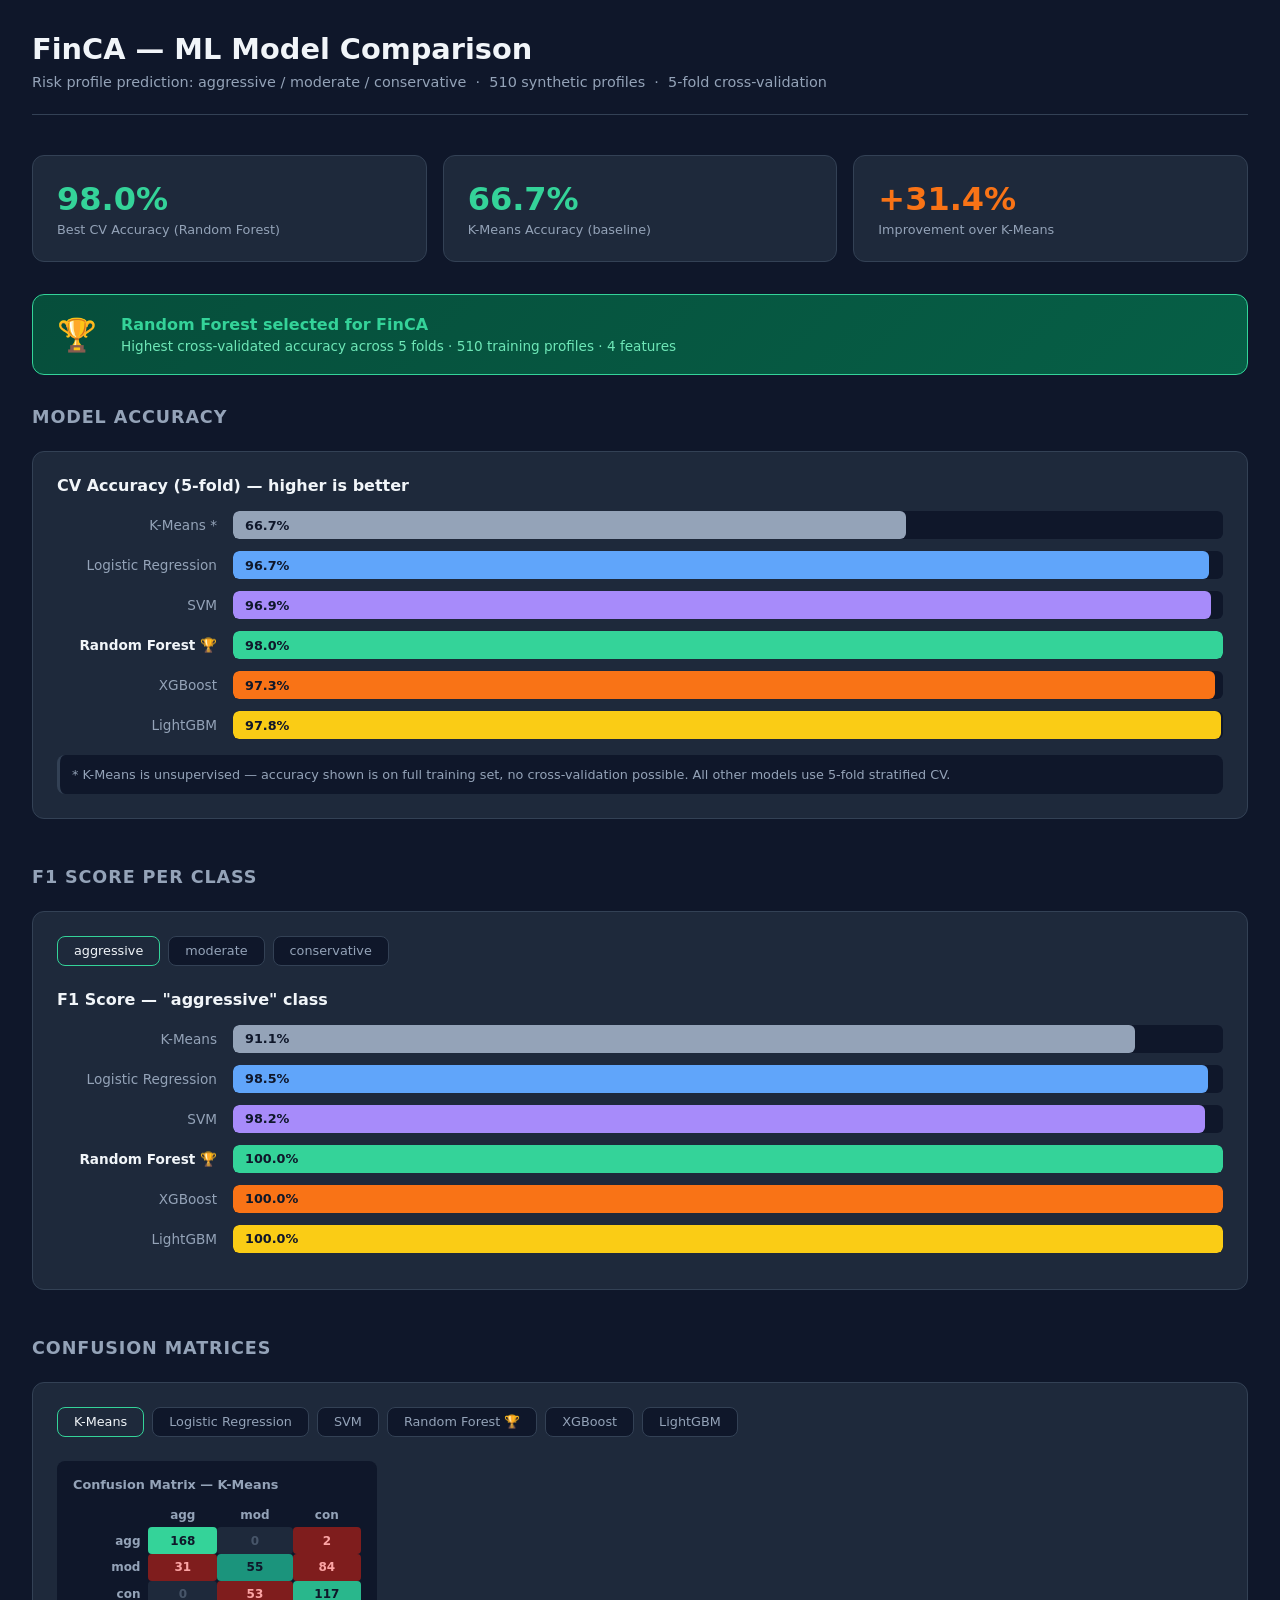
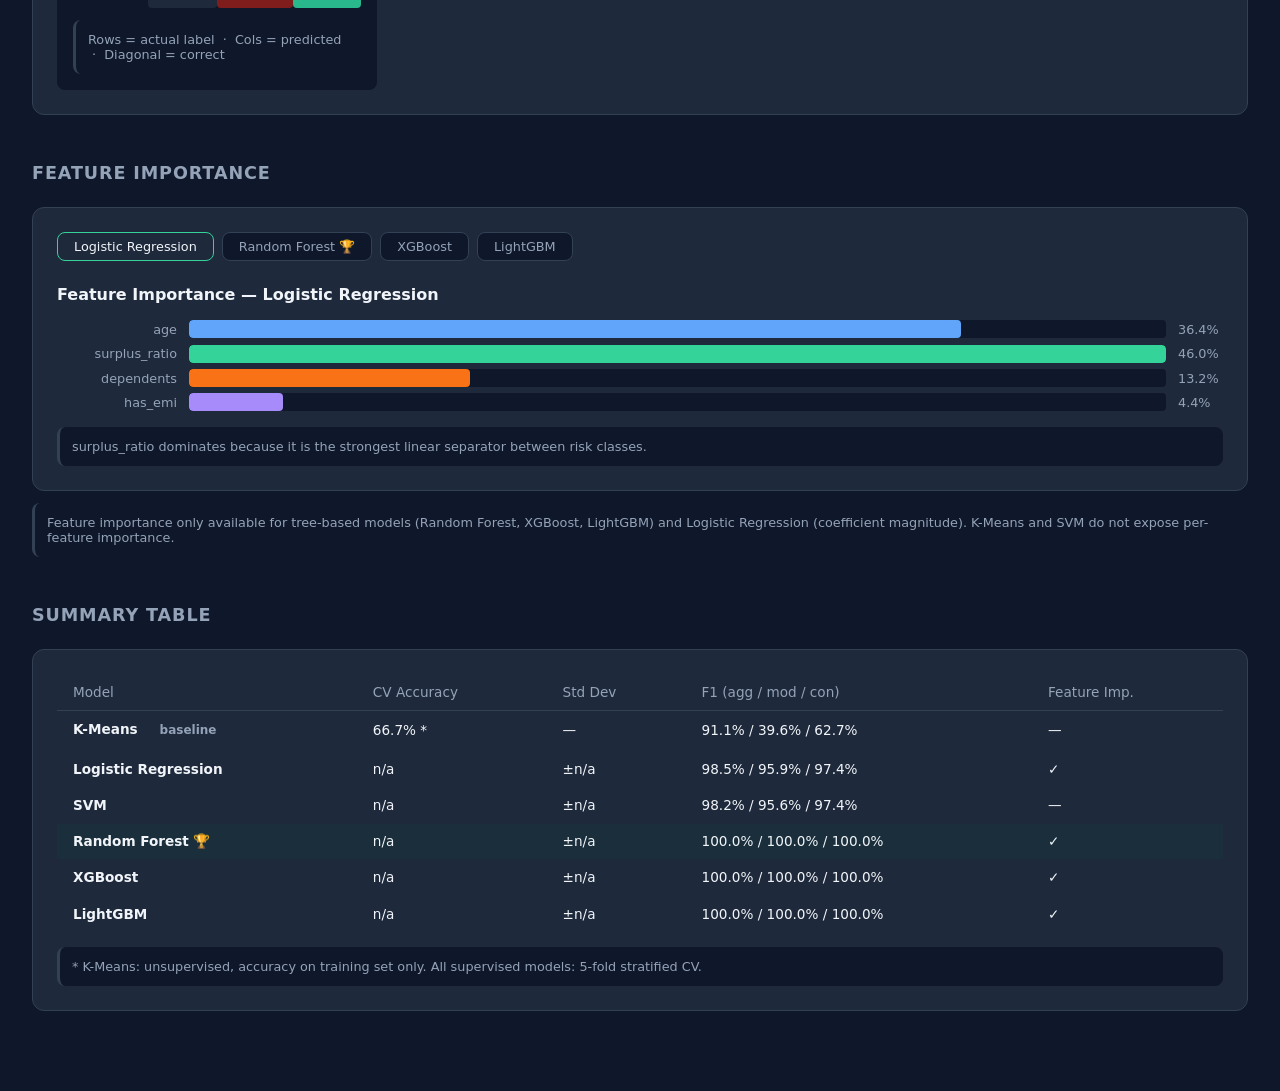
<file: comparison_report.html>
<!DOCTYPE html>
<html lang="en">
<head>
<meta charset="UTF-8">
<meta name="viewport" content="width=device-width, initial-scale=1.0">
<title>FinCA — ML Model Comparison Report</title>
<style>
  :root {
    --bg:       #0f172a;
    --surface:  #1e293b;
    --border:   #334155;
    --text:     #f1f5f9;
    --muted:    #94a3b8;
    --accent:   #34d399;
    --warn:     #f97316;
    --bad:      #f43f5e;
    --good:     #34d399;
  }
  * { box-sizing: border-box; margin: 0; padding: 0; }
  body { font-family: 'Segoe UI', system-ui, sans-serif; background: var(--bg); color: var(--text); min-height: 100vh; padding: 2rem; }
  h1 { font-size: 1.8rem; font-weight: 700; margin-bottom: .25rem; }
  h2 { font-size: 1.1rem; font-weight: 600; color: var(--muted); margin-bottom: 1.5rem; letter-spacing: .05em; text-transform: uppercase; }
  h3 { font-size: 1rem; font-weight: 600; margin-bottom: 1rem; }
  .header { margin-bottom: 2.5rem; border-bottom: 1px solid var(--border); padding-bottom: 1.5rem; }
  .subtitle { color: var(--muted); margin-top: .5rem; font-size: .9rem; }
  .grid-3 { display: grid; grid-template-columns: repeat(3, 1fr); gap: 1rem; margin-bottom: 2rem; }
  .grid-2 { display: grid; grid-template-columns: 1fr 1fr; gap: 1.5rem; margin-bottom: 2rem; }
  .card { background: var(--surface); border: 1px solid var(--border); border-radius: 12px; padding: 1.5rem; }
  .stat-val { font-size: 2rem; font-weight: 700; color: var(--accent); }
  .stat-label { font-size: .8rem; color: var(--muted); margin-top: .25rem; }
  .section { margin-bottom: 3rem; }
  .bar-row { display: flex; align-items: center; gap: 1rem; margin-bottom: .75rem; }
  .bar-label { width: 160px; font-size: .85rem; flex-shrink: 0; text-align: right; color: var(--muted); }
  .bar-label.best { color: var(--text); font-weight: 600; }
  .bar-track { flex: 1; background: #0f172a; border-radius: 6px; height: 28px; overflow: hidden; position: relative; }
  .bar-fill { height: 100%; border-radius: 6px; transition: width .6s ease; display: flex; align-items: center; padding-left: .75rem; font-size: .8rem; font-weight: 600; color: #0f172a; }
  .bar-val { width: 60px; font-size: .85rem; color: var(--muted); flex-shrink: 0; }
  .badge { display: inline-block; padding: .2rem .6rem; border-radius: 999px; font-size: .75rem; font-weight: 600; }
  .badge-green { background: #064e3b; color: var(--good); }
  .badge-gray  { background: #1e293b; color: var(--muted); }
  .cm-grid { display: grid; grid-template-columns: repeat(2, 1fr); gap: 1rem; }
  .cm-wrap { background: var(--bg); border-radius: 8px; padding: 1rem; }
  .cm-title { font-size: .8rem; color: var(--muted); margin-bottom: .75rem; font-weight: 600; }
  .cm-table { width: 100%; border-collapse: collapse; font-size: .75rem; }
  .cm-table th { color: var(--muted); padding: .3rem .5rem; text-align: center; }
  .cm-table td { text-align: center; padding: .4rem .5rem; border-radius: 4px; font-weight: 600; }
  .fi-bar-wrap { margin-bottom: 1.5rem; }
  .fi-title { font-size: .8rem; color: var(--muted); margin-bottom: .5rem; font-weight: 600; }
  .fi-row { display: flex; align-items: center; gap: .75rem; margin-bottom: .4rem; }
  .fi-label { width: 120px; font-size: .8rem; color: var(--muted); text-align: right; flex-shrink: 0; }
  .fi-track { flex: 1; background: #0f172a; border-radius: 4px; height: 18px; overflow: hidden; }
  .fi-fill  { height: 100%; border-radius: 4px; }
  .fi-val   { width: 45px; font-size: .8rem; color: var(--muted); }
  .tabs { display: flex; gap: .5rem; margin-bottom: 1.5rem; flex-wrap: wrap; }
  .tab { padding: .4rem 1rem; border-radius: 8px; font-size: .8rem; cursor: pointer; border: 1px solid var(--border); background: var(--bg); color: var(--muted); transition: all .2s; }
  .tab.active { background: var(--surface); color: var(--text); border-color: var(--accent); }
  .tab-panel { display: none; }
  .tab-panel.active { display: block; }
  .table { width: 100%; border-collapse: collapse; font-size: .85rem; }
  .table th { color: var(--muted); padding: .6rem 1rem; text-align: left; border-bottom: 1px solid var(--border); font-weight: 500; }
  .table td { padding: .6rem 1rem; border-bottom: 1px solid #1e293b; }
  .table tr:last-child td { border-bottom: none; }
  .highlight { background: #064e3b22; }
  .note { font-size: .8rem; color: var(--muted); margin-top: 1rem; padding: .75rem; background: var(--bg); border-radius: 8px; border-left: 3px solid var(--border); }
  .best-banner { background: linear-gradient(135deg, #064e3b, #065f46); border: 1px solid #34d399; border-radius: 12px; padding: 1.25rem 1.5rem; margin-bottom: 2rem; display: flex; align-items: center; gap: 1.5rem; }
  .best-banner .icon { font-size: 2rem; }
  .best-banner h3 { margin-bottom: .25rem; color: var(--good); }
  .best-banner p { font-size: .85rem; color: #6ee7b7; }
</style>
</head>
<body>

<div class="header">
  <h1>FinCA — ML Model Comparison</h1>
  <p class="subtitle">Risk profile prediction: aggressive / moderate / conservative &nbsp;·&nbsp; 510 synthetic profiles &nbsp;·&nbsp; 5-fold cross-validation</p>
</div>

<div id="app"></div>

<script>
const META    = {"best": "Random Forest", "best_cv": 0.9804, "kmeans_acc": 0.6667, "improvement": 0.3137, "n_samples": 510, "classes": ["aggressive", "moderate", "conservative"], "features": ["age", "surplus_ratio", "dependents", "has_emi"]};
const ACC     = [{"name": "K-Means", "val": 0.6667, "color": "#94a3b8"}, {"name": "Logistic Regression", "val": 0.9667, "color": "#60a5fa"}, {"name": "SVM", "val": 0.9686, "color": "#a78bfa"}, {"name": "Random Forest", "val": 0.9804, "color": "#34d399"}, {"name": "XGBoost", "val": 0.9725, "color": "#f97316"}, {"name": "LightGBM", "val": 0.9784, "color": "#facc15"}];
const F1DATA  = {"aggressive": [{"name": "K-Means", "val": 0.9106, "color": "#94a3b8"}, {"name": "Logistic Regression", "val": 0.9853, "color": "#60a5fa"}, {"name": "SVM", "val": 0.9821, "color": "#a78bfa"}, {"name": "Random Forest", "val": 1.0, "color": "#34d399"}, {"name": "XGBoost", "val": 1.0, "color": "#f97316"}, {"name": "LightGBM", "val": 1.0, "color": "#facc15"}], "moderate": [{"name": "K-Means", "val": 0.3957, "color": "#94a3b8"}, {"name": "Logistic Regression", "val": 0.9591, "color": "#60a5fa"}, {"name": "SVM", "val": 0.9563, "color": "#a78bfa"}, {"name": "Random Forest", "val": 1.0, "color": "#34d399"}, {"name": "XGBoost", "val": 1.0, "color": "#f97316"}, {"name": "LightGBM", "val": 1.0, "color": "#facc15"}], "conservative": [{"name": "K-Means", "val": 0.6273, "color": "#94a3b8"}, {"name": "Logistic Regression", "val": 0.9735, "color": "#60a5fa"}, {"name": "SVM", "val": 0.9736, "color": "#a78bfa"}, {"name": "Random Forest", "val": 1.0, "color": "#34d399"}, {"name": "XGBoost", "val": 1.0, "color": "#f97316"}, {"name": "LightGBM", "val": 1.0, "color": "#facc15"}]};
const CM      = {"K-Means": [[168, 0, 2], [31, 55, 84], [0, 53, 117]], "Logistic Regression": [[167, 3, 0], [2, 164, 4], [0, 5, 165]], "SVM": [[165, 5, 0], [1, 164, 5], [0, 4, 166]], "Random Forest": [[170, 0, 0], [0, 170, 0], [0, 0, 170]], "XGBoost": [[170, 0, 0], [0, 170, 0], [0, 0, 170]], "LightGBM": [[170, 0, 0], [0, 170, 0], [0, 0, 170]]};
const FI      = {"Logistic Regression": {"age": 0.3635, "surplus_ratio": 0.46, "dependents": 0.1324, "has_emi": 0.044}, "Random Forest": {"age": 0.3273, "surplus_ratio": 0.6034, "dependents": 0.0656, "has_emi": 0.0036}, "XGBoost": {"age": 0.2882, "surplus_ratio": 0.6181, "dependents": 0.0889, "has_emi": 0.0048}, "LightGBM": {"age": 2321.0, "surplus_ratio": 3408.0, "dependents": 548.0, "has_emi": 25.0}};
const CLASSES = META.classes;
const FEATURES= META.features;

const colors = {
  'K-Means':            '#94a3b8',
  'Logistic Regression':'#60a5fa',
  'SVM':                '#a78bfa',
  'Random Forest':      '#34d399',
  'XGBoost':            '#f97316',
  'LightGBM':           '#facc15',
};

function pct(v) { return v != null ? (v*100).toFixed(1)+'%' : 'n/a'; }

function heatColor(val, max) {
  const t = val / max;
  const r = Math.round(15  + t * (52  - 15));
  const g = Math.round(118 + t * (211 - 118));
  const b = Math.round(110 + t * (153 - 110));
  return `rgb(${r},${g},${b})`;
}

function renderStats() {
  return `
  <div class="grid-3">
    <div class="card">
      <div class="stat-val">${pct(META.best_cv)}</div>
      <div class="stat-label">Best CV Accuracy (${META.best})</div>
    </div>
    <div class="card">
      <div class="stat-val">${pct(META.kmeans_acc)}</div>
      <div class="stat-label">K-Means Accuracy (baseline)</div>
    </div>
    <div class="card">
      <div class="stat-val" style="color:#f97316">+${pct(META.improvement)}</div>
      <div class="stat-label">Improvement over K-Means</div>
    </div>
  </div>`;
}

function renderBanner() {
  return `
  <div class="best-banner">
    <div class="icon">🏆</div>
    <div>
      <h3>${META.best} selected for FinCA</h3>
      <p>Highest cross-validated accuracy across 5 folds · ${META.n_samples} training profiles · 4 features</p>
    </div>
  </div>`;
}

function renderAccChart() {
  const max = Math.max(...ACC.map(d => d.cv_mean ?? d.val));
  const rows = ACC.map(d => {
    const val  = d.cv_mean ?? d.val;
    const w    = (val / max * 100).toFixed(1);
    const best = d.name === META.best;
    const isKM = d.name === 'K-Means';
    return `
    <div class="bar-row">
      <div class="bar-label ${best ? 'best' : ''}">${d.name}${best ? ' 🏆' : ''}${isKM ? ' *' : ''}</div>
      <div class="bar-track">
        <div class="bar-fill" style="width:${w}%;background:${d.color}">${pct(val)}</div>
      </div>
    </div>`;
  }).join('');
  return `
  <div class="section">
    <h2>Model Accuracy</h2>
    <div class="card">
      <h3>CV Accuracy (5-fold) — higher is better</h3>
      ${rows}
      <p class="note">* K-Means is unsupervised — accuracy shown is on full training set, no cross-validation possible. All other models use 5-fold stratified CV.</p>
    </div>
  </div>`;
}

function renderF1() {
  const tabs = CLASSES.map((cls, i) =>
    `<div class="tab ${i===0?'active':''}" onclick="switchTab('f1','${cls}',${i})">${cls}</div>`
  ).join('');

  const panels = CLASSES.map((cls, i) => {
    const data = F1DATA[cls];
    const max  = Math.max(...data.map(d => d.val));
    const rows = data.map(d => {
      const w = (d.val / max * 100).toFixed(1);
      return `
      <div class="bar-row">
        <div class="bar-label ${d.name===META.best?'best':''}">${d.name}${d.name===META.best?' 🏆':''}</div>
        <div class="bar-track">
          <div class="bar-fill" style="width:${w}%;background:${d.color}">${pct(d.val)}</div>
        </div>
      </div>`;
    }).join('');
    return `<div class="tab-panel ${i===0?'active':''}" id="f1-${cls}">
      <h3>F1 Score — "${cls}" class</h3>
      ${rows}
    </div>`;
  }).join('');

  return `
  <div class="section">
    <h2>F1 Score per Class</h2>
    <div class="card">
      <div class="tabs">${tabs}</div>
      ${panels}
    </div>
  </div>`;
}

function renderCM() {
  const modelNames = Object.keys(CM);
  const tabs = modelNames.map((n,i) =>
    `<div class="tab ${i===0?'active':''}" onclick="switchTab('cm','${n}',${i})">${n}${n===META.best?' 🏆':''}</div>`
  ).join('');

  const panels = modelNames.map((name, i) => {
    const matrix = CM[name];
    const maxVal = Math.max(...matrix.flat());

    let header = '<tr><th></th>' + CLASSES.map(c => `<th>${c.slice(0,3)}</th>`).join('') + '</tr>';
    let bodyRows = matrix.map((row, ri) => {
      const cells = row.map((val, ci) => {
        const bg  = ri === ci ? heatColor(val, maxVal) : (val > 0 ? '#7f1d1d' : '#1e293b');
        const fg  = ri === ci ? '#0f172a' : (val > 0 ? '#fca5a5' : '#475569');
        return `<td style="background:${bg};color:${fg}">${val}</td>`;
      }).join('');
      return `<tr><th style="color:var(--muted);text-align:right;padding:.4rem .5rem">${CLASSES[ri].slice(0,3)}</th>${cells}</tr>`;
    }).join('');

    return `<div class="tab-panel ${i===0?'active':''}" id="cm-${name}">
      <div class="cm-wrap" style="max-width:320px">
        <div class="cm-title">Confusion Matrix — ${name}</div>
        <table class="cm-table">
          <thead>${header}</thead>
          <tbody>${bodyRows}</tbody>
        </table>
        <p class="note" style="margin-top:.75rem">Rows = actual label &nbsp;·&nbsp; Cols = predicted &nbsp;·&nbsp; Diagonal = correct</p>
      </div>
    </div>`;
  }).join('');

  return `
  <div class="section">
    <h2>Confusion Matrices</h2>
    <div class="card">
      <div class="tabs">${tabs}</div>
      ${panels}
    </div>
  </div>`;
}

function renderFI() {
  const modelNames = Object.keys(FI);
  const tabs = modelNames.map((n,i) =>
    `<div class="tab ${i===0?'active':''}" onclick="switchTab('fi','${n}',${i})">${n}${n===META.best?' 🏆':''}</div>`
  ).join('');

  const featureColors = ['#60a5fa','#34d399','#f97316','#a78bfa'];

  const panels = modelNames.map((name, i) => {
    const imp = FI[name];
    const max = Math.max(...Object.values(imp));
    const rows = FEATURES.map((feat, fi) => {
      const val = imp[feat] ?? 0;
      const w   = (val / max * 100).toFixed(1);
      return `
      <div class="fi-row">
        <div class="fi-label">${feat}</div>
        <div class="fi-track">
          <div class="fi-fill" style="width:${w}%;background:${featureColors[fi]}"></div>
        </div>
        <div class="fi-val">${(val*100).toFixed(1)}%</div>
      </div>`;
    }).join('');

    return `<div class="tab-panel ${i===0?'active':''}" id="fi-${name}">
      <h3>Feature Importance — ${name}</h3>
      ${rows}
      <p class="note">surplus_ratio dominates because it is the strongest linear separator between risk classes.</p>
    </div>`;
  }).join('');

  return `
  <div class="section">
    <h2>Feature Importance</h2>
    <div class="card">
      <div class="tabs">${tabs}</div>
      ${panels}
    </div>
    <p class="note" style="margin-top:.75rem">Feature importance only available for tree-based models (Random Forest, XGBoost, LightGBM) and Logistic Regression (coefficient magnitude). K-Means and SVM do not expose per-feature importance.</p>
  </div>`;
}

function renderSummaryTable() {
  const modelNames = Object.keys(CM);
  const rows = ACC.map(d => {
    const isBest = d.name === META.best;
    const isKM   = d.name === 'K-Means';
    const f1data = F1DATA;
    const f1vals = CLASSES.map(c => pct(F1DATA[c].find(x=>x.name===d.name)?.val)).join(' / ');
    return `
    <tr class="${isBest?'highlight':''}">
      <td><strong>${d.name}</strong> ${isBest?'🏆':''}${isKM?'<span class="badge badge-gray" style="margin-left:.5rem">baseline</span>':''}</td>
      <td>${isKM ? pct(d.val)+' *' : pct(d.cv_mean)}</td>
      <td>${isKM ? '—' : '±'+pct(d.cv_std)}</td>
      <td>${f1vals}</td>
      <td>${FI[d.name] ? '✓' : '—'}</td>
    </tr>`;
  }).join('');

  return `
  <div class="section">
    <h2>Summary Table</h2>
    <div class="card" style="overflow-x:auto">
      <table class="table">
        <thead>
          <tr>
            <th>Model</th>
            <th>CV Accuracy</th>
            <th>Std Dev</th>
            <th>F1 (agg / mod / con)</th>
            <th>Feature Imp.</th>
          </tr>
        </thead>
        <tbody>${rows}</tbody>
      </table>
      <p class="note">* K-Means: unsupervised, accuracy on training set only. All supervised models: 5-fold stratified CV.</p>
    </div>
  </div>`;
}

function switchTab(group, name, idx) {
  document.querySelectorAll(`#${group}-group .tab`).forEach((t,i) => t.classList.toggle('active', i===idx));
  document.querySelectorAll(`#${group}-group .tab-panel`).forEach(p => p.classList.remove('active'));
  document.getElementById(`${group}-${name}`).classList.add('active');
}

// Patch tab wrappers with IDs for the switcher
function wrapTabs(html, group) {
  return html.replace('<div class="tabs">', `<div class="tabs" id="${group}-group">`);
}

const app = document.getElementById('app');
app.innerHTML =
  renderStats() +
  renderBanner() +
  renderAccChart() +
  wrapTabs(renderF1(), 'f1') +
  wrapTabs(renderCM(), 'cm') +
  wrapTabs(renderFI(), 'fi') +
  renderSummaryTable();
</script>
</body>
</html>
</file>
